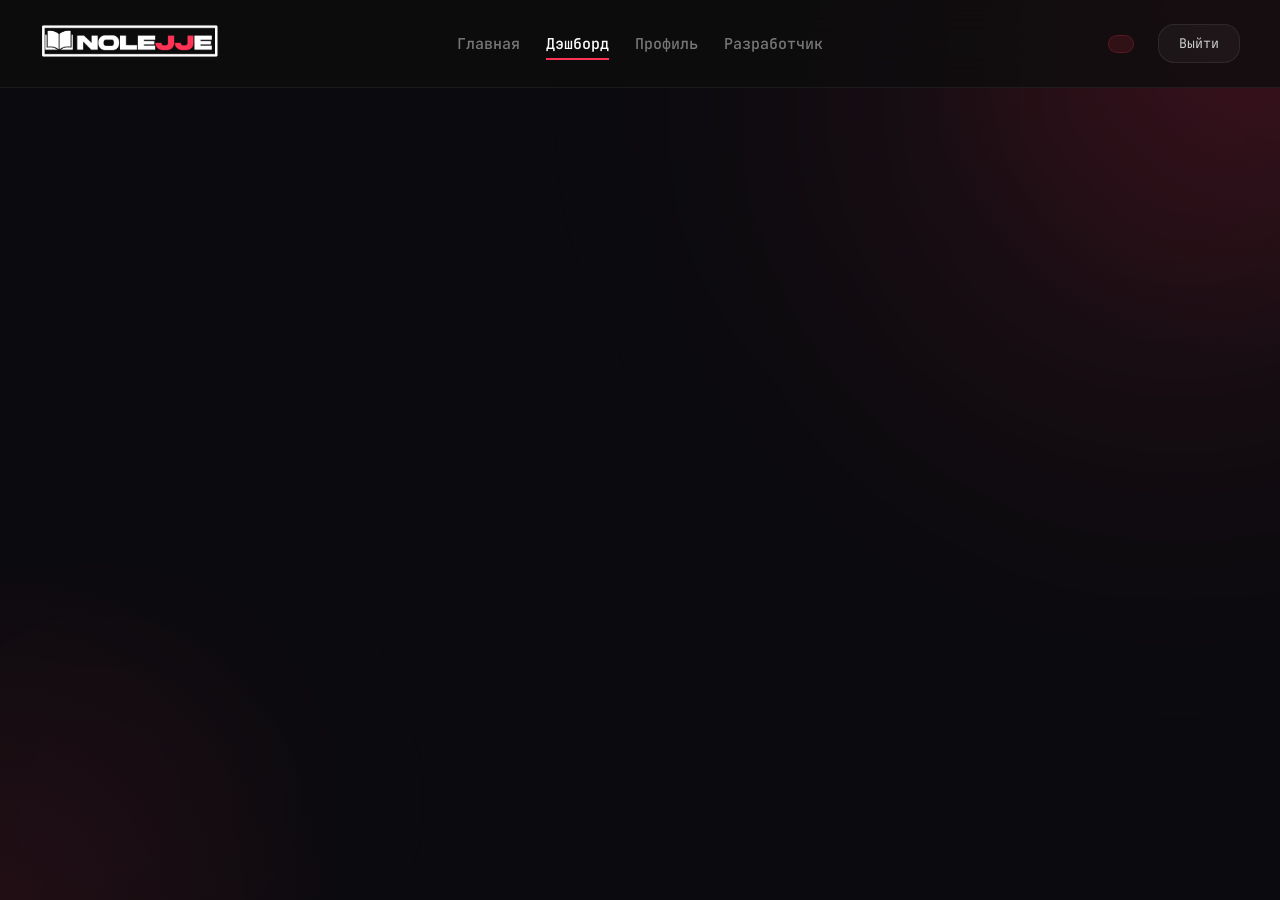
<file: web/dashboard.html>
<!DOCTYPE html>
<html lang="ru">
<head>
  <meta charset="UTF-8">
  <meta name="viewport" content="width=device-width, initial-scale=1.0">
  <link rel="icon" type="image/png" href="img/icon.png">
  <meta name="darkreader-lock">
  <link href="css/dashboard.css" rel="stylesheet">
  <link href="https://fonts.googleapis.com/css2?family=Unbounded:wght@400;500;700&display=swap" rel="stylesheet">
  <link href="https://fonts.googleapis.com/css2?family=JetBrains+Mono:ital,wght@0,100..800;1,100..800&display=swap" rel="stylesheet">
  <title>Дэшборд — Nolejje</title>
</head>
<body>
<div class="a1"></div>
<div class="a2"></div>

<header class="header">
  <div class="header-left">
    <a href="/" class="logo"><img src="img/nolejje_dark.png" alt="Nolejje"></a>
  </div>
  <div class="header-center">
    <nav id="header-nav">
      <a class="header-nav-a" href="index">Главная</a>
      <a class="header-nav-a active" href="dashboard">Дэшборд</a>      <a class="header-nav-a" href="profile">Профиль</a>      <a class="header-nav-a" href="developer">Разработчик</a>
    </nav>
  </div>
  <div class="header-right">
    <div id="header-user">
      <span id="header-role-badge"></span>
      <span id="header-username"></span>
      <button class="header-btn" id="logout-btn">Выйти</button>
    </div>
  </div>
</header>

<!-- STUDENT -->
<div id="student-dashboard" style="display:none;">
  <div class="student-wrap">
    <div class="student-hero">
      <div class="student-hero-left">
        <h1 id="user-name"></h1>
        <span id="user-class"></span>
      </div>
      <div class="student-hero-right">
        <div class="stat-card">
          <span class="stat-label">Средний балл</span>
          <span class="stat-value" id="avg-grade">—</span>
        </div>
        <div class="stat-card">
          <span class="stat-label">Заданий</span>
          <span class="stat-value" id="hw-count">—</span>
        </div>
      </div>
    </div>

    <div class="dash-tabs">
      <button class="dash-tab active" data-tab="homework">Домашние задания</button>
      <button class="dash-tab" data-tab="grades">Оценки</button>
      <button class="dash-tab" data-tab="schedule">Расписание</button>
    </div>

    <div class="dash-tab-content" id="tab-homework">
      <div id="homework"></div>
    </div>

    <div class="dash-tab-content hidden" id="tab-grades">
      <div id="grades-list"></div>
    </div>

    <div class="dash-tab-content hidden" id="tab-schedule">
      <div id="schedule-list"></div>
    </div>
  </div>
</div>

<!-- TEACHER -->
<div id="teacher-dashboard" style="display:none;">
  <div class="teacher-wrap">
    <div class="teacher-hero">
      <h1 id="teacher-name"></h1>
      <span class="teacher-role-tag">УЧИТЕЛЬ</span>
    </div>
    <div class="dashboard-layout">
      <aside class="sidebar">
        <span class="sidebar-label">КЛАССЫ</span>
        <div id="class-list" class="class-list"></div>
      </aside>
      <div class="dashboard-main">
        <div class="main-header-row">
          <h2 id="class-title" class="main-title">Выберите класс</h2>
        </div>

        <div class="dash-tabs" id="teacher-tabs" style="display:none;">
          <button class="dash-tab active" data-tab="t-journal">Журнал</button>
          <button class="dash-tab" data-tab="t-homework">Задания</button>
          <button class="dash-tab" data-tab="t-schedule">Расписание</button>
        </div>

        <div class="dash-tab-content" id="tab-t-journal">
          <div id="grade-form" style="display:none;">
            <div class="panel" style="margin-bottom:16px;">
              <span class="section-tag">ВЫСТАВИТЬ ОЦЕНКУ</span>
              <div class="panel-inputs" style="margin-top:14px;">
                <select class="assign-select" id="grade-student-select"></select>
                <input class="dash-input" id="grade-value" type="number" min="1" max="10" placeholder="Балл">
                <input class="dash-input" id="grade-date" type="date">
                <button class="accent-button" id="add-grade-btn">Выставить</button>
              </div>
              <div class="assign-error" id="grade-error"></div>
            </div>
          </div>
          <div id="grades-journal"></div>
        </div>

        <div class="dash-tab-content hidden" id="tab-t-homework">
          <div class="panel" style="margin-bottom:16px;">
            <span class="section-tag">ДОБАВИТЬ ЗАДАНИЕ</span>
            <div class="panel-inputs" style="margin-top:14px;">
              <input class="dash-input" id="hw-title" placeholder="Название">
              <input class="dash-input" id="hw-desc" placeholder="Описание">
              <button class="accent-button" id="add-hw">Добавить</button>
            </div>
          </div>
          <div id="students"></div>
        </div>

        <div class="dash-tab-content hidden" id="tab-t-schedule">
          <div id="teacher-schedule"></div>
        </div>
      </div>
    </div>
  </div>
</div>

<!-- ADMIN -->
<div id="admin-dashboard" style="display:none;">
  <div class="admin-layout">
    <aside class="admin-sidebar">
      <div class="admin-sidebar-brand">
        <span class="admin-badge">ADMIN</span>
      </div>
      <nav class="admin-nav">
        <div class="nav-item active" data-page="assign"><span class="nav-icon">●</span>Назначения</div>
        <div class="nav-item" data-page="classes"><span class="nav-icon">●</span>Классы</div>
        <div class="nav-item" data-page="subjects"><span class="nav-icon">●</span>Предметы</div>
        <div class="nav-item" data-page="teachers"><span class="nav-icon">●</span>Учителя</div>
        <div class="nav-item" data-page="admins"><span class="nav-icon">●</span>Админы</div>
        <div class="nav-item" data-page="analytics"><span class="nav-icon">●</span>Аналитика</div>
        <div class="nav-item" data-page="reports"><span class="nav-icon">●</span>Жалобы</div>
      </nav>
      <div class="admin-sidebar-footer">
        <span id="admin-username-sidebar"></span>
        <button class="sidebar-logout" id="logout-btn-admin">Выйти</button>
      </div>
    </aside>
    <main class="admin-main" id="admin-content"></main>
  </div>
</div>

<script src="js/auth.js"></script>
<script src="js/dashboard.js"></script>
</body>
</html>
</file>
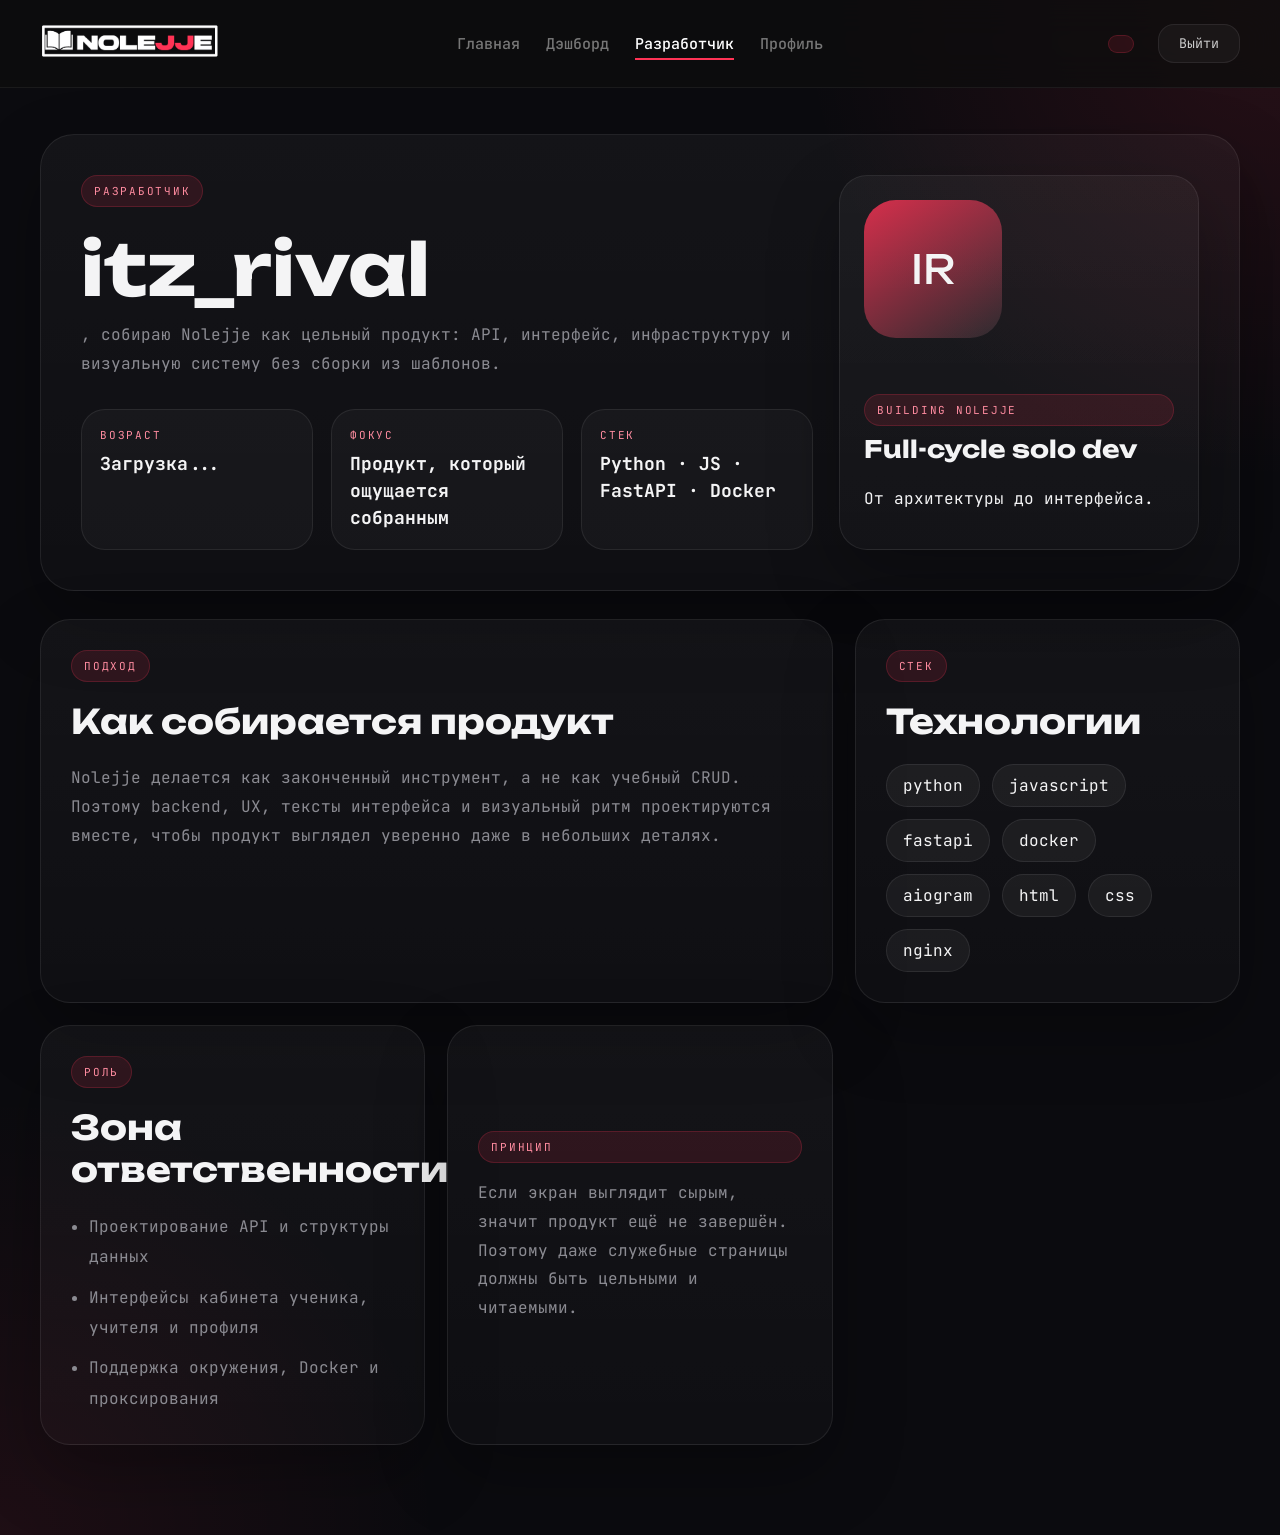
<file: web/developer.html>
<!DOCTYPE html>
<html lang="ru">
<head>
  <meta charset="UTF-8">
  <meta name="viewport" content="width=device-width, initial-scale=1.0">
  <link rel="icon" type="image/png" href="img/icon.png">
  <meta name="darkreader-lock">
  <title>Разработчик — Nolejje</title>
  <link href="css/pages.css" rel="stylesheet">
  <link href="https://fonts.googleapis.com/css2?family=Unbounded:wght@400;500;700&display=swap" rel="stylesheet">
  <link href="https://fonts.googleapis.com/css2?family=JetBrains+Mono:ital,wght@0,100..800;1,100..800&display=swap" rel="stylesheet">
</head>
<body>
  <div class="page-root">
    <header class="header">
      <div class="header-left">
        <a href="/" class="logo"><img src="img/nolejje_dark.png" alt="Nolejje"></a>
      </div>
      <div class="header-center">
        <nav id="header-nav">
          <a class="header-nav-a" href="/">Главная</a>
          <a class="header-nav-a" href="dashboard">Дэшборд</a>
          <a class="header-nav-a active" href="developer">Разработчик</a>
          <a class="header-nav-a" href="profile">Профиль</a>
        </nav>
      </div>
      <div class="header-right">
        <div id="header-user">
          <span id="header-role-badge"></span>
          <span id="header-username"></span>
          <button class="header-btn" id="logout-btn">Выйти</button>
        </div>
      </div>
    </header>

    <main class="page-content page-shell developer-page">
      <section class="hero-card developer-hero-card">
        <div class="hero-copy">
          <span class="section-tag">РАЗРАБОТЧИК</span>
          <h1>itz_rival</h1>
          <p class="hero-description"><span id="dev-age-span"></span>, собираю Nolejje как цельный продукт: API, интерфейс, инфраструктуру и визуальную систему без сборки из шаблонов.</p>
          <div class="hero-metrics">
            <div class="metric-card">
              <span class="metric-label">Возраст</span>
              <strong id="developer-age">Загрузка...</strong>
            </div>
            <div class="metric-card">
              <span class="metric-label">Фокус</span>
              <strong>Продукт, который ощущается собранным</strong>
            </div>
            <div class="metric-card">
              <span class="metric-label">Стек</span>
              <strong>Python · JS · FastAPI · Docker</strong>
            </div>
          </div>
        </div>
        <div class="hero-aside developer-signature">
          <div class="developer-avatar">IR</div>
          <div class="developer-signature-copy">
            <span class="eyebrow">building nolejje</span>
            <strong>Full-cycle solo dev</strong>
            <p>От архитектуры до интерфейса.</p>
          </div>
        </div>
      </section>

      <section class="panel-grid developer-grid">
        <article class="surface-card feature-card feature-card-wide">
          <div class="card-heading">
            <div>
              <span class="card-kicker">Подход</span>
              <h2>Как собирается продукт</h2>
            </div>
          </div>
          <p class="developer-copy">Nolejje делается как законченный инструмент, а не как учебный CRUD. Поэтому backend, UX, тексты интерфейса и визуальный ритм проектируются вместе, чтобы продукт выглядел уверенно даже в небольших деталях.</p>
        </article>

        <article class="surface-card feature-card">
          <div class="card-heading">
            <div>
              <span class="card-kicker">Стек</span>
              <h2>Технологии</h2>
            </div>
          </div>
          <div class="tags-row">
            <span class="tag">python</span>
            <span class="tag">javascript</span>
            <span class="tag">fastapi</span>
            <span class="tag">docker</span>
            <span class="tag">aiogram</span>
            <span class="tag">html</span>
            <span class="tag">css</span>
            <span class="tag">nginx</span>
          </div>
        </article>

        <article class="surface-card feature-card">
          <div class="card-heading">
            <div>
              <span class="card-kicker">Роль</span>
              <h2>Зона ответственности</h2>
            </div>
          </div>
          <ul class="feature-list">
            <li>Проектирование API и структуры данных</li>
            <li>Интерфейсы кабинета ученика, учителя и профиля</li>
            <li>Поддержка окружения, Docker и проксирования</li>
          </ul>
        </article>

        <article class="surface-card quote-card">
          <span class="card-kicker">Принцип</span>
          <p>Если экран выглядит сырым, значит продукт ещё не завершён. Поэтому даже служебные страницы должны быть цельными и читаемыми.</p>
        </article>
      </section>
    </main>
  </div>

  <script src="js/auth.js"></script>
  <script src="js/developer.js"></script>
</body>
</html>
</file>
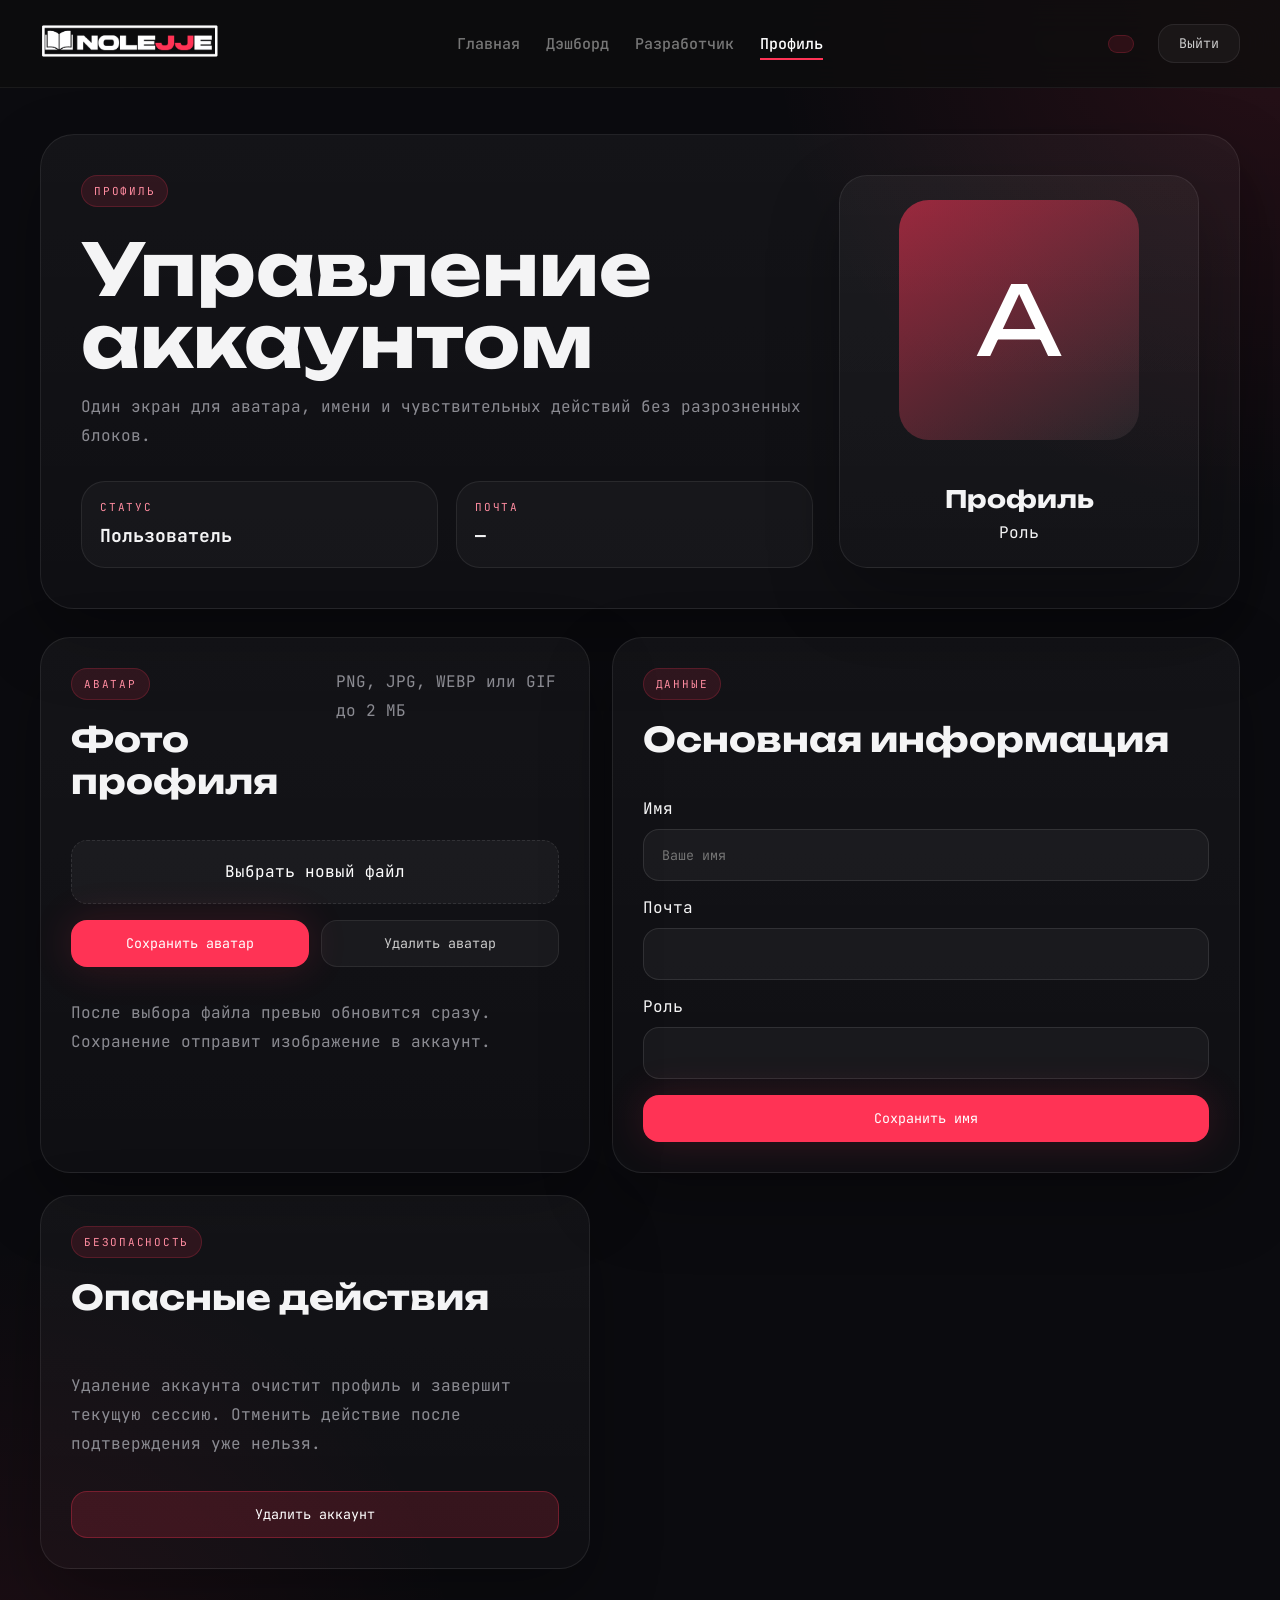
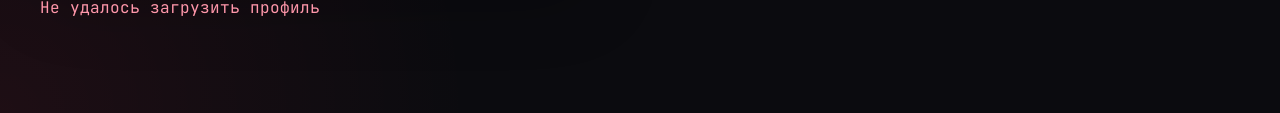
<file: web/profile.html>
<!DOCTYPE html>
<html lang="ru">
<head>
  <meta charset="UTF-8">
  <meta name="viewport" content="width=device-width, initial-scale=1.0">
  <link rel="icon" type="image/png" href="img/icon.png">
  <meta name="darkreader-lock">
  <title>Профиль — Nolejje</title>
  <link href="css/pages.css" rel="stylesheet">
  <link href="https://fonts.googleapis.com/css2?family=Unbounded:wght@400;500;700&display=swap" rel="stylesheet">
  <link href="https://fonts.googleapis.com/css2?family=JetBrains+Mono:ital,wght@0,100..800;1,100..800&display=swap" rel="stylesheet">
</head>
<body>
  <div class="page-root">
    <header class="header">
      <div class="header-left">
        <a href="/" class="logo"><img src="img/nolejje_dark.png" alt="Nolejje"></a>
      </div>
      <div class="header-center">
        <nav id="header-nav">
          <a class="header-nav-a" href="/">Главная</a>
          <a class="header-nav-a" href="dashboard">Дэшборд</a>
          <a class="header-nav-a" href="developer">Разработчик</a>
          <a class="header-nav-a active" href="profile">Профиль</a>
        </nav>
      </div>
      <div class="header-right">
        <div id="header-user">
          <span id="header-role-badge"></span>
          <span id="header-username"></span>
          <button class="header-btn" id="logout-btn">Выйти</button>
        </div>
      </div>
    </header>

    <main class="page-content page-shell profile-page">
      <section class="hero-card">
        <div class="hero-copy">
          <span class="section-tag">ПРОФИЛЬ</span>
          <h1>Управление аккаунтом</h1>
          <p class="hero-description">Один экран для аватара, имени и чувствительных действий без разрозненных блоков.</p>
          <div class="hero-metrics profile-metrics">
            <div class="metric-card">
              <span class="metric-label">Статус</span>
              <strong id="profile-status-role">Пользователь</strong>
            </div>
            <div class="metric-card">
              <span class="metric-label">Почта</span>
              <strong id="profile-status-email">—</strong>
            </div>
          </div>
        </div>
        <div class="hero-aside profile-hero-aside">
          <div class="avatar-preview avatar-preview-large" id="avatar-preview">A</div>
          <div class="profile-hero-meta">
            <strong id="profile-display-name">Профиль</strong>
            <span id="profile-display-role">Роль</span>
          </div>
        </div>
      </section>

      <section class="panel-grid profile-grid">
        <article class="surface-card profile-card profile-avatar-card">
          <div class="card-heading">
            <div>
              <span class="card-kicker">Аватар</span>
              <h2>Фото профиля</h2>
            </div>
            <span class="card-caption">PNG, JPG, WEBP или GIF до 2 МБ</span>
          </div>
          <label class="file-field">
            <span id="avatar-file-label">Выбрать новый файл</span>
            <input type="file" id="avatar-input" accept="image/png,image/jpeg,image/webp,image/gif">
          </label>
          <div class="button-row">
            <button class="action-button" id="upload-avatar">Сохранить аватар</button>
            <button class="ghost-button" id="remove-avatar">Удалить аватар</button>
          </div>
          <p class="profile-note">После выбора файла превью обновится сразу. Сохранение отправит изображение в аккаунт.</p>
        </article>

        <article class="surface-card profile-card profile-form-card">
          <div class="card-heading">
            <div>
              <span class="card-kicker">Данные</span>
              <h2>Основная информация</h2>
            </div>
          </div>
          <div class="form-row">
            <label for="profile-name">Имя</label>
            <input id="profile-name" type="text" placeholder="Ваше имя">
          </div>
          <div class="form-row">
            <label for="profile-email">Почта</label>
            <input id="profile-email" type="email" readonly>
          </div>
          <div class="form-row">
            <label for="profile-role">Роль</label>
            <input id="profile-role" type="text" readonly>
          </div>
          <button class="action-button" id="save-name">Сохранить имя</button>
        </article>

        <article class="surface-card profile-card danger-card">
          <div class="card-heading">
            <div>
              <span class="card-kicker">Безопасность</span>
              <h2>Опасные действия</h2>
            </div>
          </div>
          <p class="profile-note">Удаление аккаунта очистит профиль и завершит текущую сессию. Отменить действие после подтверждения уже нельзя.</p>
          <button class="danger-button" id="delete-account">Удалить аккаунт</button>
        </article>
      </section>

      <div class="status-message" id="profile-message"></div>
    </main>
  </div>

  <script src="js/auth.js"></script>
  <script src="js/profile.js"></script>
</body>
</html>
</file>
<file: web/css/dashboard.css>
@import url('./ui.css');

body {
  overflow-x: hidden;
}

.a1,
.a2 {
  position: fixed;
  border-radius: 50%;
  filter: blur(130px);
  pointer-events: none;
  z-index: 0;
}

.a1 {
  width: 1000px;
  height: 1000px;
  background: radial-gradient(circle, rgba(255, 51, 85, 0.13) 0%, transparent 70%);
  top: -400px;
  right: -400px;
}

.a2 {
  width: 400px;
  height: 400px;
  background: radial-gradient(circle, rgba(255, 51, 85, 0.07) 0%, transparent 70%);
  bottom: -100px;
  left: -100px;
}

#student-dashboard,
#teacher-dashboard,
#admin-dashboard {
  position: relative;
  z-index: 1;
}

.student-wrap,
.teacher-wrap {
  width: min(1320px, calc(100% - 80px));
  margin: 42px auto 80px;
  display: grid;
  gap: 24px;
}

.student-hero,
.teacher-hero {
  display: flex;
  justify-content: space-between;
  align-items: flex-end;
  gap: 20px;
  padding: 34px;
  border-radius: 30px;
}

.student-hero-left,
.student-hero-right {
  display: flex;
  flex-direction: column;
  gap: 12px;
}

.student-hero-right {
  flex-direction: row;
}

#user-name,
#teacher-name {
  margin: 0;
  font-family: 'Unbounded', sans-serif;
  font-size: clamp(40px, 6vw, 90px);
  line-height: 0.95;
}

#user-class {
  color: var(--muted);
  font-size: 16px;
}

.stat-card {
  min-width: 170px;
  padding: 20px;
  border-radius: 24px;
}

.stat-label {
  display: block;
  color: #ff8ca0;
  font-size: 11px;
  letter-spacing: 0.16em;
  text-transform: uppercase;
  margin-bottom: 8px;
}

.stat-value {
  display: block;
  font-size: 34px;
  font-family: 'Unbounded', sans-serif;
}

.dash-tabs {
  display: flex;
  gap: 12px;
  flex-wrap: wrap;
}

.dash-tab {
  padding: 14px 20px;
  border-radius: 999px;
  border: 1px solid rgba(255, 255, 255, 0.08);
  background: rgba(255, 255, 255, 0.04);
  color: #8f8f96;
  font-family: 'JetBrains Mono', monospace;
  cursor: pointer;
  transition: 0.2s ease;
}

.dash-tab.active,
.dash-tab:hover {
  color: white;
  border-color: rgba(255, 51, 85, 0.35);
  background: rgba(255, 51, 85, 0.12);
}

.dash-tab-content {
  min-height: 160px;
}

#homework,
#grades-list,
#schedule-list,
#grades-journal,
#students,
#teacher-schedule {
  display: grid;
  gap: 16px;
}

.hw-card,
.grades-subject-block,
.schedule-day,
.journal-row,
.student-row {
  padding: 24px;
  border-radius: 24px;
  background: linear-gradient(180deg, rgba(255,255,255,0.04), rgba(255,255,255,0.02));
  border: 1px solid rgba(255,255,255,0.08);
}

.hw-card-title,
.schedule-subject,
.student-row-name,
.journal-student-name,
.main-title,
.admin-page-title {
  font-family: 'Unbounded', sans-serif;
}

.hw-card-title {
  margin-bottom: 8px;
  font-size: 18px;
}

.hw-card-desc,
.class-item-sub,
.schedule-teacher,
.schedule-room,
.hw-card-date,
.grades-avg,
.assignment-teacher {
  color: var(--muted);
  line-height: 1.7;
}

.grades-subject-header,
.schedule-row,
.journal-row,
.assignment-card,
.main-header-row,
.admin-form-actions,
.admin-page-head {
  display: flex;
  align-items: center;
  justify-content: space-between;
  gap: 16px;
}

.grades-pills {
  display: flex;
  flex-wrap: wrap;
  gap: 10px;
  margin-top: 18px;
}

.grade-pill {
  padding: 12px 14px;
  min-width: 64px;
  border-radius: 18px;
  border: 1px solid rgba(255,255,255,0.08);
  display: grid;
  gap: 6px;
  text-align: center;
}

.grade-pill-deletable {
  cursor: pointer;
}

.grade-high { background: rgba(28, 180, 97, 0.12); }
.grade-mid { background: rgba(255, 184, 77, 0.12); }
.grade-low { background: rgba(255, 51, 85, 0.12); }

.grade-pill-value {
  font-family: 'Unbounded', sans-serif;
  font-size: 20px;
}

.grade-pill-date {
  color: var(--muted);
  font-size: 11px;
}

.schedule-day {
  display: grid;
  gap: 12px;
}

.schedule-day-label {
  font-size: 12px;
  letter-spacing: 0.16em;
  color: #ff8ca0;
  text-transform: uppercase;
}

.schedule-row {
  justify-content: flex-start;
  flex-wrap: wrap;
  padding: 14px 0 0;
  border-top: 1px solid rgba(255,255,255,0.06);
}

.schedule-num {
  width: 28px;
  color: var(--muted);
}

.dashboard-layout {
  display: grid;
  grid-template-columns: 280px 1fr;
  gap: 22px;
}

.sidebar,
.dashboard-main {
  padding: 24px;
  border-radius: 28px;
}

.class-list {
  display: grid;
  gap: 10px;
  margin-top: 18px;
}

.class-item {
  padding: 16px 18px;
  border-radius: 18px;
  border: 1px solid rgba(255,255,255,0.06);
  background: rgba(255,255,255,0.03);
  cursor: pointer;
  transition: 0.2s ease;
}

.class-item:hover,
.class-item.active {
  transform: translateX(4px);
  border-color: rgba(255,51,85,0.35);
  background: rgba(255,51,85,0.1);
}

.panel-inputs {
  display: grid;
  grid-template-columns: repeat(4, minmax(0, 1fr));
  gap: 12px;
}

.admin-layout {
  display: grid;
  grid-template-columns: 280px 1fr;
  gap: 24px;
  width: min(1440px, calc(100% - 80px));
  margin: 36px auto 80px;
}

.admin-sidebar {
  position: sticky;
  top: 110px;
  height: fit-content;
  padding: 26px;
  border-radius: 28px;
  background: linear-gradient(180deg, rgba(255,255,255,0.04), rgba(255,255,255,0.02));
  border: 1px solid rgba(255,255,255,0.08);
  box-shadow: var(--shadow);
}

.admin-sidebar-brand,
.admin-sidebar-footer {
  display: grid;
  gap: 12px;
}

.admin-nav {
  display: grid;
  gap: 8px;
  margin: 24px 0;
}

.nav-item {
  display: flex;
  align-items: center;
  gap: 12px;
  padding: 14px 16px;
  border-radius: 18px;
  color: #9a9aa1;
  cursor: pointer;
  transition: 0.2s ease;
}

.nav-item:hover,
.nav-item.active {
  color: white;
  background: rgba(255, 51, 85, 0.12);
  border: 1px solid rgba(255, 51, 85, 0.22);
}

.nav-icon {
  color: var(--accent-soft);
}

.admin-main {
  display: grid;
  gap: 18px;
}

.admin-page-head {
  align-items: flex-end;
}

.admin-page-title {
  margin: 0;
  font-size: clamp(32px, 4vw, 54px);
}

.admin-page-subtitle {
  max-width: 720px;
  margin: 0;
}

.admin-form-card {
  padding: 24px;
  border-radius: 28px;
}

.admin-form-grid {
  display: grid;
  gap: 12px;
}

.admin-form-grid-2 {
  grid-template-columns: repeat(2, minmax(0, 1fr));
}

.admin-form-grid-3 {
  grid-template-columns: repeat(3, minmax(0, 1fr));
}

.assign-form {
  display: grid;
  grid-template-columns: repeat(4, minmax(0, 1fr));
  gap: 12px;
}

.assignments-list {
  display: grid;
  gap: 12px;
}

.assignment-main {
  display: flex;
  align-items: center;
  gap: 10px;
  flex-wrap: wrap;
}

.assignment-subject,
.assignment-teacher,
.assignment-class,
.assignment-arrow {
  line-height: 1.6;
}

.delete-btn {
  width: 42px;
  height: 42px;
  padding: 0;
  background: rgba(255,255,255,0.04);
  color: white;
  border-color: rgba(255,255,255,0.08);
}

.analytics-grid {
  display: grid;
  grid-template-columns: repeat(3, minmax(0, 1fr));
  gap: 16px;
}

.list-empty,
.empty-hw {
  text-align: center;
  color: #e1e1e1;
  padding: 36px 0;
}

@media (max-width: 1100px) {
  .dashboard-layout,
  .admin-layout,
  .panel-inputs,
  .assign-form,
  .analytics-grid,
  .admin-form-grid-2,
  .admin-form-grid-3 {
    grid-template-columns: 1fr;
  }

  .student-hero,
  .teacher-hero,
  .admin-page-head,
  .grades-subject-header,
  .journal-row,
  .assignment-card {
    align-items: flex-start;
    flex-direction: column;
  }

  .student-hero-right {
    width: 100%;
    flex-direction: column;
  }
}

@media (max-width: 760px) {
  .student-wrap,
  .teacher-wrap,
  .admin-layout {
    width: calc(100% - 32px);
    margin: 24px auto 60px;
  }

  .student-hero,
  .teacher-hero,
  .sidebar,
  .dashboard-main,
  .admin-sidebar,
  .admin-form-card,
  .hw-card,
  .grades-subject-block,
  .schedule-day,
  .journal-row,
  .student-row {
    padding: 20px;
    border-radius: 22px;
  }
}
</file>
<file: web/css/pages.css>
@import url('./ui.css');

.page-content {
  margin: 46px auto 90px;
}

.page-shell {
  display: grid;
  gap: 28px;
}

.hero-card {
  display: grid;
  grid-template-columns: minmax(0, 1.2fr) 360px;
  gap: 26px;
  padding: 40px;
  border-radius: 34px;
}

.hero-copy h1 {
  margin: 26px 0 14px;
  font-family: 'Unbounded', sans-serif;
  font-size: clamp(42px, 6vw, 72px);
  line-height: 1;
}

.hero-metrics {
  display: grid;
  grid-template-columns: repeat(3, minmax(0, 1fr));
  gap: 18px;
  margin-top: 30px;
}

.profile-metrics {
  grid-template-columns: repeat(2, minmax(0, 1fr));
}

.metric-card {
  padding: 18px;
  border-radius: 24px;
  background: rgba(255, 255, 255, 0.03);
  border: 1px solid rgba(255, 255, 255, 0.08);
}

.metric-label {
  display: block;
  margin-bottom: 8px;
  color: #ff8ca0;
  font-size: 11px;
  letter-spacing: 0.16em;
  text-transform: uppercase;
}

.metric-card strong {
  font-size: 18px;
  line-height: 1.5;
}

.hero-aside,
.developer-signature {
  display: flex;
  flex-direction: column;
  gap: 18px;
  justify-content: space-between;
  padding: 24px;
  border-radius: 28px;
}

.profile-hero-aside {
  align-items: center;
  text-align: center;
}

.profile-hero-meta,
.developer-signature-copy {
  display: grid;
  gap: 8px;
}

.profile-hero-meta strong,
.developer-signature-copy strong {
  font-size: 24px;
  font-family: 'Unbounded', sans-serif;
}

.panel-grid {
  display: grid;
  gap: 22px;
}

.profile-grid {
  grid-template-columns: 1.05fr 1.2fr;
}

.developer-grid {
  grid-template-columns: repeat(3, minmax(0, 1fr));
}

.surface-card {
  padding: 30px;
  border-radius: 30px;
}

.feature-card-wide {
  grid-column: span 2;
}

.card-heading {
  display: flex;
  align-items: flex-start;
  justify-content: space-between;
  gap: 18px;
  margin-bottom: 22px;
}

.card-heading h2 {
  margin: 18px 0 0;
  font-family: 'Unbounded', sans-serif;
  font-size: clamp(24px, 3vw, 34px);
}

.avatar-preview {
  width: 100%;
  aspect-ratio: 1 / 1;
  border-radius: 30px;
  display: grid;
  place-items: center;
  overflow: hidden;
  background: linear-gradient(145deg, rgba(255, 51, 85, 0.55), rgba(255, 255, 255, 0.06));
  color: white;
  font-family: 'Unbounded', sans-serif;
  font-size: 84px;
}

.avatar-preview-large {
  width: min(100%, 240px);
  font-size: 96px;
}

.avatar-preview img {
  width: 100%;
  height: 100%;
  object-fit: cover;
}

.file-field {
  display: flex;
  align-items: center;
  justify-content: center;
  text-align: center;
  min-height: 64px;
  cursor: pointer;
  border-style: dashed;
}

.file-field input {
  display: none;
}

.button-row {
  display: grid;
  grid-template-columns: repeat(2, minmax(0, 1fr));
  gap: 12px;
}

.profile-avatar-card,
.profile-form-card,
.danger-card {
  display: grid;
  align-content: start;
  gap: 16px;
}

.form-row {
  display: grid;
  gap: 10px;
}

.tags-row {
  display: flex;
  flex-wrap: wrap;
  gap: 12px;
}

.tag {
  display: inline-flex;
  padding: 10px 16px;
  border-radius: 999px;
  background: rgba(255, 255, 255, 0.05);
  border: 1px solid rgba(255, 255, 255, 0.08);
}

.feature-list {
  padding-left: 18px;
  margin: 0;
  color: var(--muted);
  line-height: 1.9;
}

.feature-list li + li {
  margin-top: 10px;
}

.quote-card {
  display: grid;
  align-content: center;
}

.developer-avatar {
  width: 138px;
  height: 138px;
  border-radius: 32px;
  display: grid;
  place-items: center;
  font-family: 'Unbounded', sans-serif;
  font-size: 40px;
  background: linear-gradient(145deg, rgba(255, 51, 85, 0.82), rgba(255, 255, 255, 0.08));
}

.status-message {
  min-height: 26px;
}

@media (max-width: 1100px) {
  .hero-card,
  .profile-grid,
  .developer-grid,
  .hero-metrics,
  .profile-metrics {
    grid-template-columns: 1fr;
  }

  .feature-card-wide {
    grid-column: auto;
  }
}

@media (max-width: 760px) {
  .page-content {
    margin: 28px auto 60px;
  }

  .hero-card,
  .surface-card {
    padding: 22px;
    border-radius: 24px;
  }

  .button-row {
    grid-template-columns: 1fr;
  }
}
</file>
